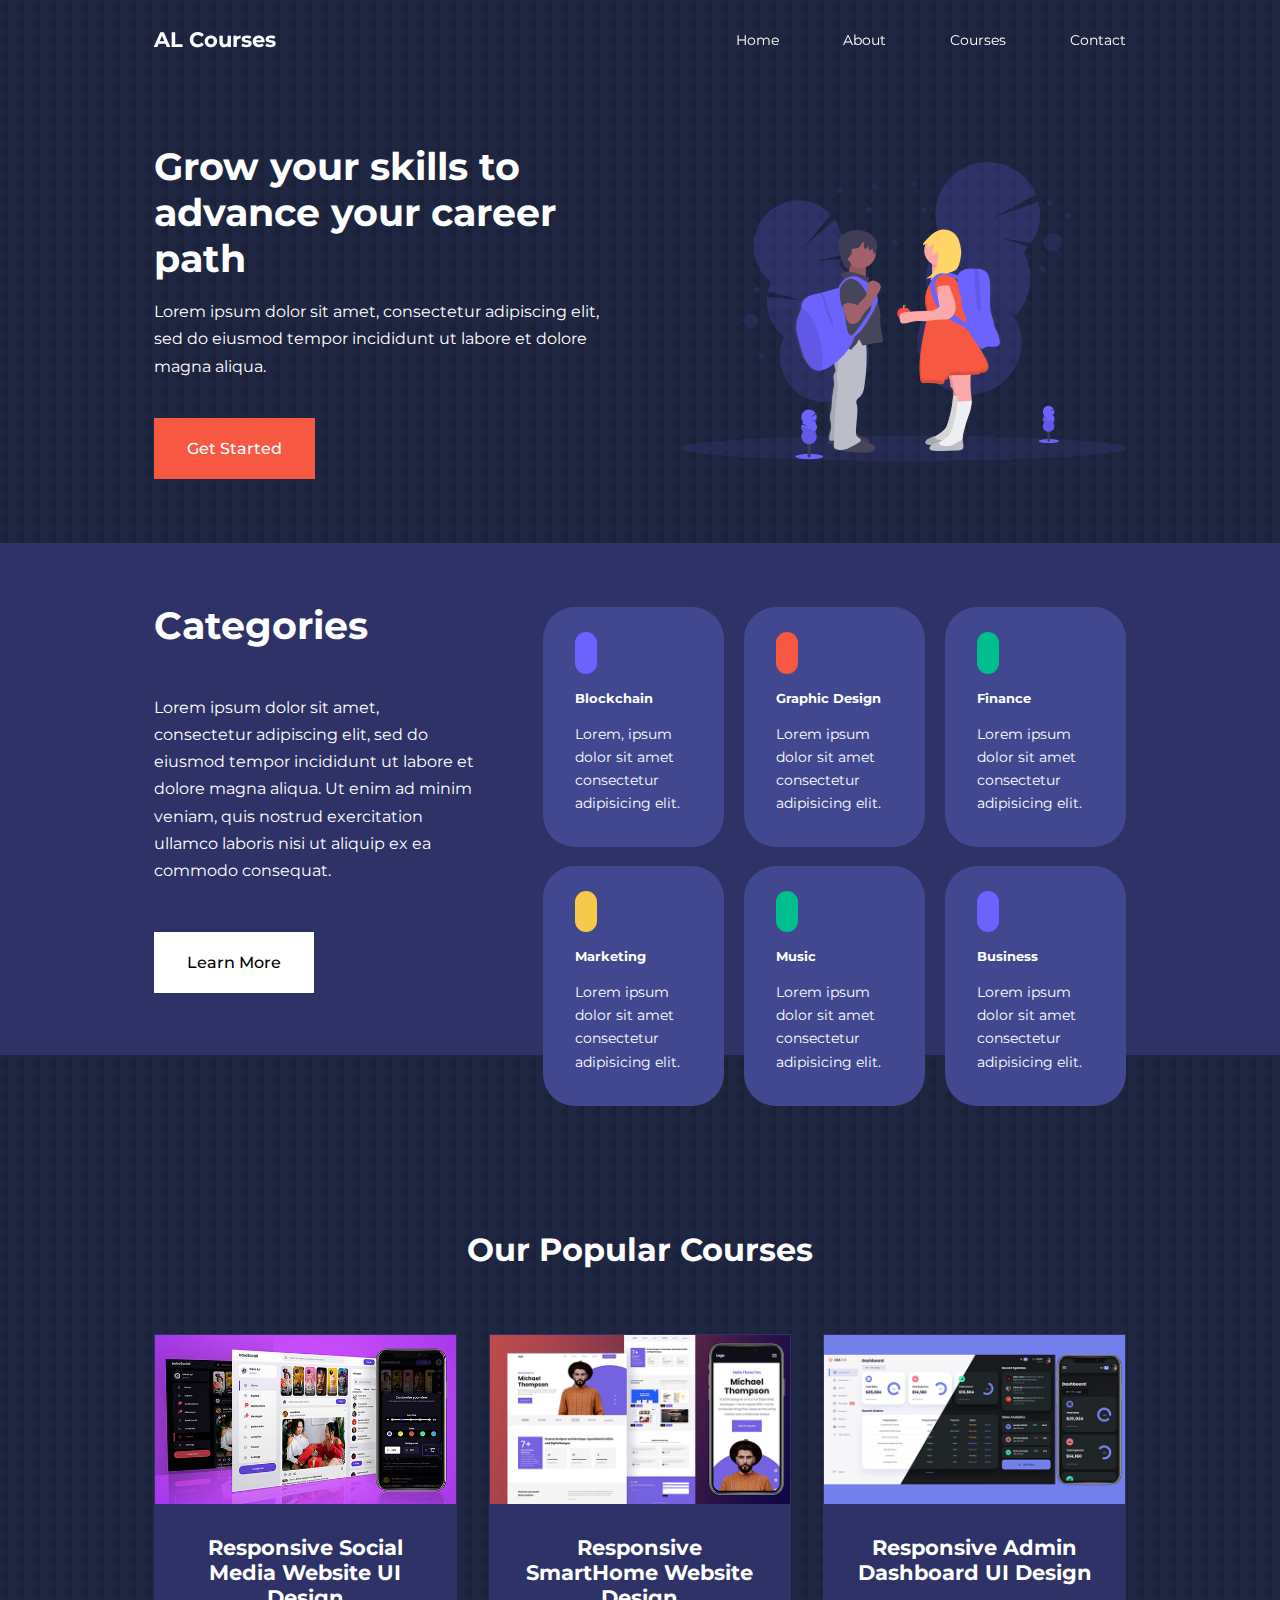
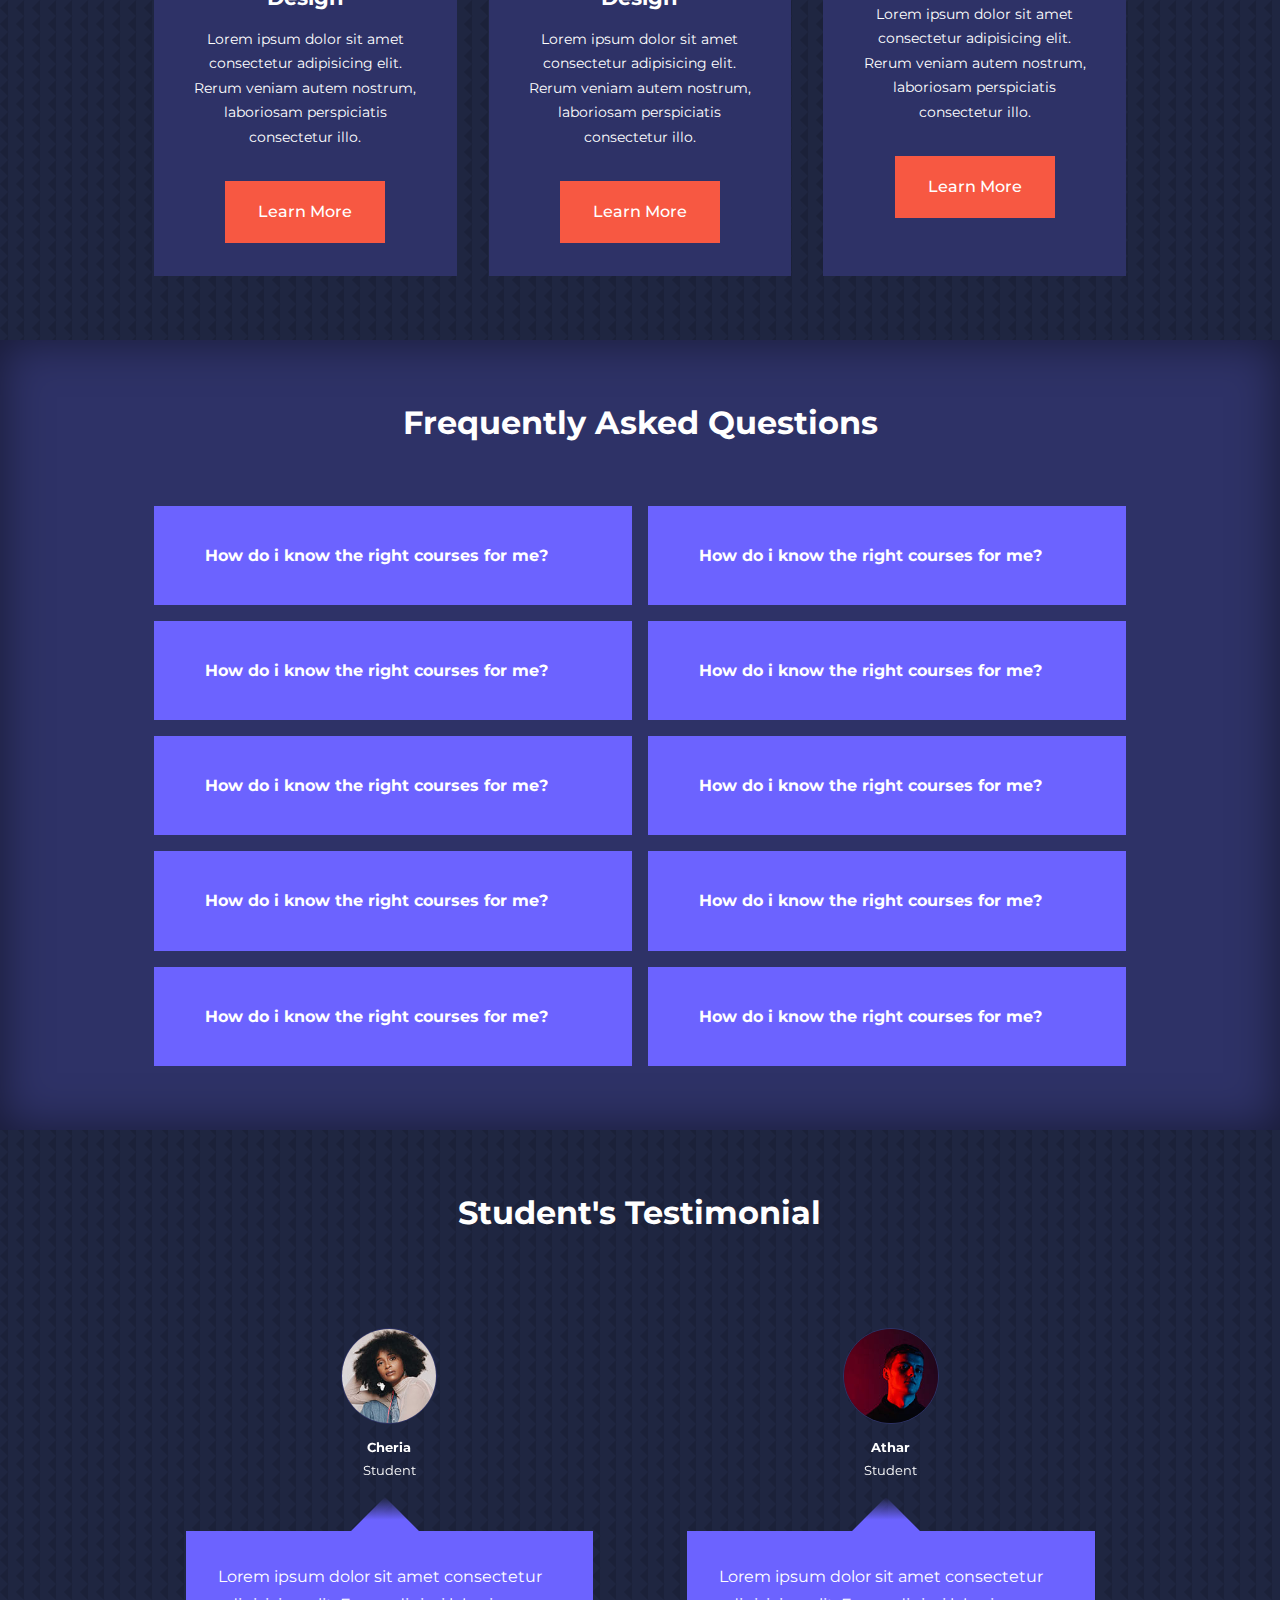
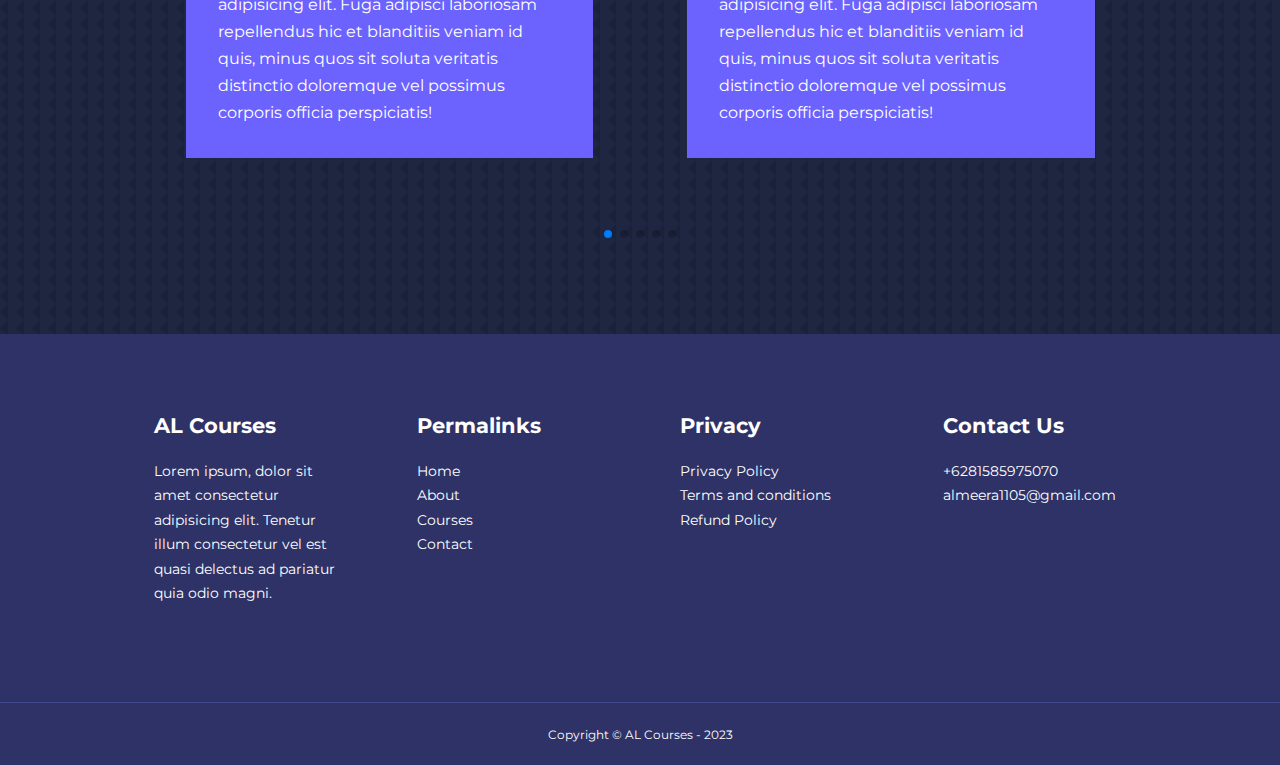
<file: index.html>
<!DOCTYPE html>
<html lang="en">
<head>
    <meta charset="UTF-8">
    <meta name="viewport" content="width=device-width, initial-scale=1.0">
    <title>Al Education Website</title>
    <!-- iconscout cdn -->
    <link rel="stylesheet" href="https://unicons.iconscout.com/release/v4.0.8/css/line.css">

    <!-- Montserrat google fonts -->
    <link rel="preconnect" href="https://fonts.googleapis.com">
    <link rel="preconnect" href="https://fonts.gstatic.com" crossorigin>
    <link href="https://fonts.googleapis.com/css2?family=Montserrat:wght@300;400;500;600;700;800;900&display=swap" rel="stylesheet">

    <!-- swiper -->
    <link
        rel="stylesheet"
        href="https://cdn.jsdelivr.net/npm/swiper@11/swiper-bundle.min.css"
        />

        <!-- Style  -->
    <link rel="stylesheet" href="./css/style.css">
    <style>
        body {
            background-image: url("./images/bg-texture.png");
        }
    </style>


</head>
<body>
    <!-- navbar section -->
    <nav>
        <div class="container nav__container">
            <a href="index.html"><h4>AL Courses</h4></a>
            <ul class="nav__menu">
                <li><a href="index.html">Home</a></li>
                <li><a href="about.html">About</a></li>
                <li><a href="courses.html">Courses</a></li>
                <li><a href="contact.html">Contact</a></li>
            </ul>
            <button id="open-menu-btn"><i class="uil uil-bars"></i></button>          
            <button id="close-menu-btn"><i class="uil uil-multiply"></i></button>
        </div>
    </nav>
    <!-- end of navbar section -->


     <!-- header section -->
     <header>
        <div class="container header__container">
            <div class="header__left">
                <h1>Grow your skills to advance your career path</h1>
                <p>Lorem ipsum dolor sit amet, consectetur adipiscing elit, sed do eiusmod tempor incididunt ut labore et dolore magna aliqua.</p>
                <a href="courses.html" class="btn btn-primary">Get Started</a>
            </div>
            <div class="header-right">
                <div class="header__right-image">
                    <img src="./images/header.svg" alt="">
                </div>
            </div>
        </div>
     </header>
     <!-- end of header section -->


     <!-- Categories section -->
     <section class="categories">
        <div class="container categories__container">
            <div class="categories__left">
                <h1>Categories</h1>
                <p>Lorem ipsum dolor sit amet, consectetur adipiscing elit, sed do eiusmod tempor incididunt ut labore et dolore magna aliqua. Ut enim ad minim veniam, quis nostrud exercitation ullamco laboris nisi ut aliquip ex ea commodo consequat.</p>
                <a href="#" class="btn">Learn More</a>
            </div>
            <div class="categories__right">
                <article class="category">
                    <span class="category__icon"><i class="uil uil-bitcoin-circle"></i></span>
                    <h5>Blockchain</h5>
                    <p>Lorem, ipsum dolor sit amet consectetur adipisicing elit. </p>
                </article>
                <article class="category">
                    <span class="category__icon"><i class="uil uil-palette"></i></span>
                    <h5>Graphic Design</h5>
                    <p>Lorem ipsum dolor sit amet consectetur adipisicing elit. </p>
                </article>
                <article class="category">
                    <span class="category__icon"><i class="uil uil-dollar-alt"></i></span>
                    <h5>Finance</h5>
                    <p>Lorem ipsum dolor sit amet consectetur adipisicing elit. </p>
                </article>
                <article class="category">
                    <span class="category__icon"><i class="uil uil-megaphone"></i></span>
                    <h5>Marketing</h5>
                    <p>Lorem ipsum dolor sit amet consectetur adipisicing elit. </p>
                </article>
                <article class="category">
                    <span class="category__icon"><i class="uil uil-music"></i></span>
                    <h5>Music</h5>
                    <p>Lorem ipsum dolor sit amet consectetur adipisicing elit. </p>
                </article>
                <article class="category">
                    <span class="category__icon"><i class="uil uil-puzzle-piece"></i></span>
                    <h5>Business</h5>
                    <p>Lorem ipsum dolor sit amet consectetur adipisicing elit. </p>
                </article>
            </div>
        </div>
     </section>
     <!-- end of Categories section -->

     <!-- Courses section -->
     <section class="courses">
        <h2>Our Popular Courses</h2>
        <div class="container courses__container">
            <article class="course">
                <div class="course__image">
                    <img src="./images/course1.jpg" alt="">
                </div>
                <div class="course__info">
                <h4>Responsive Social Media Website UI Design</h4>
                <p>Lorem ipsum dolor sit amet consectetur adipisicing elit. Rerum veniam autem nostrum, laboriosam perspiciatis consectetur illo.</p>
                <a href="courses.html" class="btn btn-primary">Learn More</a>
                </div>
            </article>

            <article class="course">
                <div class="course__image">
                    <img src="./images/course2.jpg" alt="">
                </div>
                <div class="course__info">
                <h4>Responsive SmartHome Website Design</h4>
                <p>Lorem ipsum dolor sit amet consectetur adipisicing elit. Rerum veniam autem nostrum, laboriosam perspiciatis consectetur illo.</p>
                <a href="courses.html" class="btn btn-primary">Learn More</a>
                </div>
            </article>

            <article class="course">
                <div class="course__image">
                    <img src="./images/course3.jpg" alt="">
                </div>
                <div class="course__info">
                <h4>Responsive Admin Dashboard UI Design</h4>
                <p>Lorem ipsum dolor sit amet consectetur adipisicing elit. Rerum veniam autem nostrum, laboriosam perspiciatis consectetur illo.</p>
                <a href="courses.html" class="btn btn-primary">Learn More</a>
                </div>
            </article>
        </div>
     </section>
     <!-- End of Courses section -->

     <!-- FAQ section -->
     <section class="faqs">
        <h2>Frequently Asked Questions</h2>
        <div class="container faqs__container">
            <article class="faq">
                <div class="faq__icon"><i class="uil uil-plus"></i></div>
                <div class="question__answer">
                    <h4>How do i know the right courses for me?</h4>
                    <p>Lorem ipsum dolor sit, amet consectetur adipisicing elit. Suscipit nam reiciendis aperiam, dolorum eveniet veniam temporibus rerum facere fugiat saepe consequatur assumenda deserunt blanditiis dolor minima, reprehenderit quo pariatur. Blanditiis.</p>
                </div>
            </article>
            
            <article class="faq">
                <div class="faq__icon"><i class="uil uil-plus"></i></div>
                <div class="question__answer">
                    <h4>How do i know the right courses for me?</h4>
                    <p>Lorem ipsum dolor sit, amet consectetur adipisicing elit. Suscipit nam reiciendis aperiam, dolorum eveniet veniam temporibus rerum facere fugiat saepe consequatur assumenda deserunt blanditiis dolor minima, reprehenderit quo pariatur. Blanditiis.</p>
                </div>
            </article>

            <article class="faq">
                <div class="faq__icon"><i class="uil uil-plus"></i></div>
                <div class="question__answer">
                    <h4>How do i know the right courses for me?</h4>
                    <p>Lorem ipsum dolor sit, amet consectetur adipisicing elit. Suscipit nam reiciendis aperiam, dolorum eveniet veniam temporibus rerum facere fugiat saepe consequatur assumenda deserunt blanditiis dolor minima, reprehenderit quo pariatur. Blanditiis.</p>
                </div>
            </article>

            <article class="faq">
                <div class="faq__icon"><i class="uil uil-plus"></i></div>
                <div class="question__answer">
                    <h4>How do i know the right courses for me?</h4>
                    <p>Lorem ipsum dolor sit, amet consectetur adipisicing elit. Suscipit nam reiciendis aperiam, dolorum eveniet veniam temporibus rerum facere fugiat saepe consequatur assumenda deserunt blanditiis dolor minima, reprehenderit quo pariatur. Blanditiis.</p>
                </div>
            </article>

            <article class="faq">
                <div class="faq__icon"><i class="uil uil-plus"></i></div>
                <div class="question__answer">
                    <h4>How do i know the right courses for me?</h4>
                    <p>Lorem ipsum dolor sit, amet consectetur adipisicing elit. Suscipit nam reiciendis aperiam, dolorum eveniet veniam temporibus rerum facere fugiat saepe consequatur assumenda deserunt blanditiis dolor minima, reprehenderit quo pariatur. Blanditiis.</p>
                </div>
            </article>

            <article class="faq">
                <div class="faq__icon"><i class="uil uil-plus"></i></div>
                <div class="question__answer">
                    <h4>How do i know the right courses for me?</h4>
                    <p>Lorem ipsum dolor sit, amet consectetur adipisicing elit. Suscipit nam reiciendis aperiam, dolorum eveniet veniam temporibus rerum facere fugiat saepe consequatur assumenda deserunt blanditiis dolor minima, reprehenderit quo pariatur. Blanditiis.</p>
                </div>
            </article>

            <article class="faq">
                <div class="faq__icon"><i class="uil uil-plus"></i></div>
                <div class="question__answer">
                    <h4>How do i know the right courses for me?</h4>
                    <p>Lorem ipsum dolor sit, amet consectetur adipisicing elit. Suscipit nam reiciendis aperiam, dolorum eveniet veniam temporibus rerum facere fugiat saepe consequatur assumenda deserunt blanditiis dolor minima, reprehenderit quo pariatur. Blanditiis.</p>
                </div>
            </article>

            <article class="faq">
                <div class="faq__icon"><i class="uil uil-plus"></i></div>
                <div class="question__answer">
                    <h4>How do i know the right courses for me?</h4>
                    <p>Lorem ipsum dolor sit, amet consectetur adipisicing elit. Suscipit nam reiciendis aperiam, dolorum eveniet veniam temporibus rerum facere fugiat saepe consequatur assumenda deserunt blanditiis dolor minima, reprehenderit quo pariatur. Blanditiis.</p>
                </div>
            </article>

            <article class="faq">
                <div class="faq__icon"><i class="uil uil-plus"></i></div>
                <div class="question__answer">
                    <h4>How do i know the right courses for me?</h4>
                    <p>Lorem ipsum dolor sit, amet consectetur adipisicing elit. Suscipit nam reiciendis aperiam, dolorum eveniet veniam temporibus rerum facere fugiat saepe consequatur assumenda deserunt blanditiis dolor minima, reprehenderit quo pariatur. Blanditiis.</p>
                </div>
            </article>

            <article class="faq">
                <div class="faq__icon"><i class="uil uil-plus"></i></div>
                <div class="question__answer">
                    <h4>How do i know the right courses for me?</h4>
                    <p>Lorem ipsum dolor sit, amet consectetur adipisicing elit. Suscipit nam reiciendis aperiam, dolorum eveniet veniam temporibus rerum facere fugiat saepe consequatur assumenda deserunt blanditiis dolor minima, reprehenderit quo pariatur. Blanditiis.</p>
                </div>
            </article>
        </div>
     </section>
     <!-- ENd of FAQ section -->

     <!-- Testimonial section -->
     <section class="container testimonial__container mySwiper">
        <h2>Student's Testimonial</h2>
        <div class="swiper-wrapper">
            <article class="testimonial swiper-slide">
                <div class="avatar">
                    <img src="./images/avatar1.jpg" alt="">
                </div>
                <div class="testimonial__info">
                    <h5>Cheria</h5>
                    <small>Student</small>
                </div>
                <div class="testimonial__body">
                    Lorem ipsum dolor sit amet consectetur adipisicing elit. Fuga adipisci laboriosam repellendus hic et blanditiis veniam id quis, minus quos sit soluta veritatis distinctio doloremque vel possimus corporis officia perspiciatis!
                </div>
            </article>
            <article class="testimonial swiper-slide">
                <div class="avatar">
                    <img src="./images/avatar2.jpg" alt="">
                </div>
                <div class="testimonial__info">
                    <h5>Athar</h5>
                    <small>Student</small>
                </div>
                <div class="testimonial__body">
                    Lorem ipsum dolor sit amet consectetur adipisicing elit. Fuga adipisci laboriosam repellendus hic et blanditiis veniam id quis, minus quos sit soluta veritatis distinctio doloremque vel possimus corporis officia perspiciatis!
                </div>
            </article>
            <article class="testimonial swiper-slide">
                <div class="avatar">
                    <img src="./images/avatar3.jpg" alt="">
                </div>
                <div class="testimonial__info">
                    <h5>Dhean</h5>
                    <small>Student</small>
                </div>
                <div class="testimonial__body">
                    Lorem ipsum dolor sit amet consectetur adipisicing elit. Fuga adipisci laboriosam repellendus hic et blanditiis veniam id quis, minus quos sit soluta veritatis distinctio doloremque vel possimus corporis officia perspiciatis!
                </div>
            </article>
            <article class="testimonial swiper-slide">
                <div class="avatar">
                    <img src="./images/avatar4.jpg" alt="">
                </div>
                <div class="testimonial__info">
                    <h5>Sagita Ika</h5>
                    <small>Student</small>
                </div>
                <div class="testimonial__body">
                    Lorem ipsum dolor sit amet consectetur adipisicing elit. Fuga adipisci laboriosam repellendus hic et blanditiis veniam id quis, minus quos sit soluta veritatis distinctio doloremque vel possimus corporis officia perspiciatis!
                </div>
            </article>
            <article class="testimonial swiper-slide">
                <div class="avatar">
                    <img src="./images/avatar5.jpg" alt="">
                </div>
                <div class="testimonial__info">
                    <h5>Almeera</h5>
                    <small>Student</small>
                </div>
                <div class="testimonial__body">
                    Lorem ipsum dolor sit amet consectetur adipisicing elit. Fuga adipisci laboriosam repellendus hic et blanditiis veniam id quis, minus quos sit soluta veritatis distinctio doloremque vel possimus corporis officia perspiciatis!
                </div>
            </article>
            <article class="testimonial swiper-slide">
                <div class="avatar">
                    <img src="./images/avatar6.jpg" alt="">
                </div>
                <div class="testimonial__info">
                    <h5>Vio</h5>
                    <small>Student</small>
                </div>
                <div class="testimonial__body">
                    Lorem ipsum dolor sit amet consectetur adipisicing elit. Fuga adipisci laboriosam repellendus hic et blanditiis veniam id quis, minus quos sit soluta veritatis distinctio doloremque vel possimus corporis officia perspiciatis!
                </div>
            </article>
        </div>
        <div class="swiper-pagination"></div>
     </section>
     <!-- End of Testimonial section -->

     <!-- Footer -->
     <footer>
        <div class="container footer__container">
            <div class="footer__1">
                <a href="index.html" class="footer__logo"><h4>AL Courses</h4></a>
                <p>Lorem ipsum, dolor sit amet consectetur adipisicing elit. Tenetur illum consectetur vel est quasi delectus ad pariatur quia odio magni.</p>
            </div>
            <div class="footer__2">
                <h4>Permalinks</h4>
                <ul class="permalinks">
                    <li><a href="index.html">Home</a></li>
                    <li><a href="about.html">About</a></li>
                    <li><a href="courses.html">Courses</a></li>
                    <li><a href="contact.html">Contact</a></li>
                </ul>
            </div>
            <div class="footer__3">
                <h4>Privacy</h4>
                <ul class="privacy">
                    <li><a href="#">Privacy Policy</a></li>
                    <li><a href="#">Terms and conditions</a></li>
                    <li><a href="#">Refund Policy</a></li>
                </ul>
            </div>
            <div class="footer__4">
                <h4>Contact Us</h4>
                <div>
                    <p>+6281585975070</p>
                    <p>almeera1105@gmail.com</p>
                </div>
                <ul class="footer__socials">
                    <li><a href="#"><i class="uil uil-facebook"></i></a></li>
                    <li><a href="#"><i class="uil uil-instagram-alt"></i></a></li>
                    <li><a href="#"><i class="uil uil-twitter"></i></a></li>
                    <li><a href="#"><i class="uil uil-linkedin"></i></a></li>
                </ul>
            </div>
        </div>
        <div class="footer__copyright">
            <small>Copyright &copy; AL Courses - 2023</small>
        </div>
     </footer>
     <!-- End of Footer -->


  <!-- Swiper JS -->
  <script src="https://cdn.jsdelivr.net/npm/swiper@11/swiper-bundle.min.js"></script>

    <!-- global JS -->
<script src="./main.js"></script>

 <!-- Initialize Swiper -->
<script>
    var swiper = new Swiper(".mySwiper", {
      slidesPerView: 1,
      spaceBetween: 30,
      pagination: {
        el: ".swiper-pagination",
        clickable: true,
      },
    //   when window width is >= 600px
        breakpoints: {
            600: {
                slidesPerView:2
            }
        }
    });
  </script>

</body>
</html>
</file>
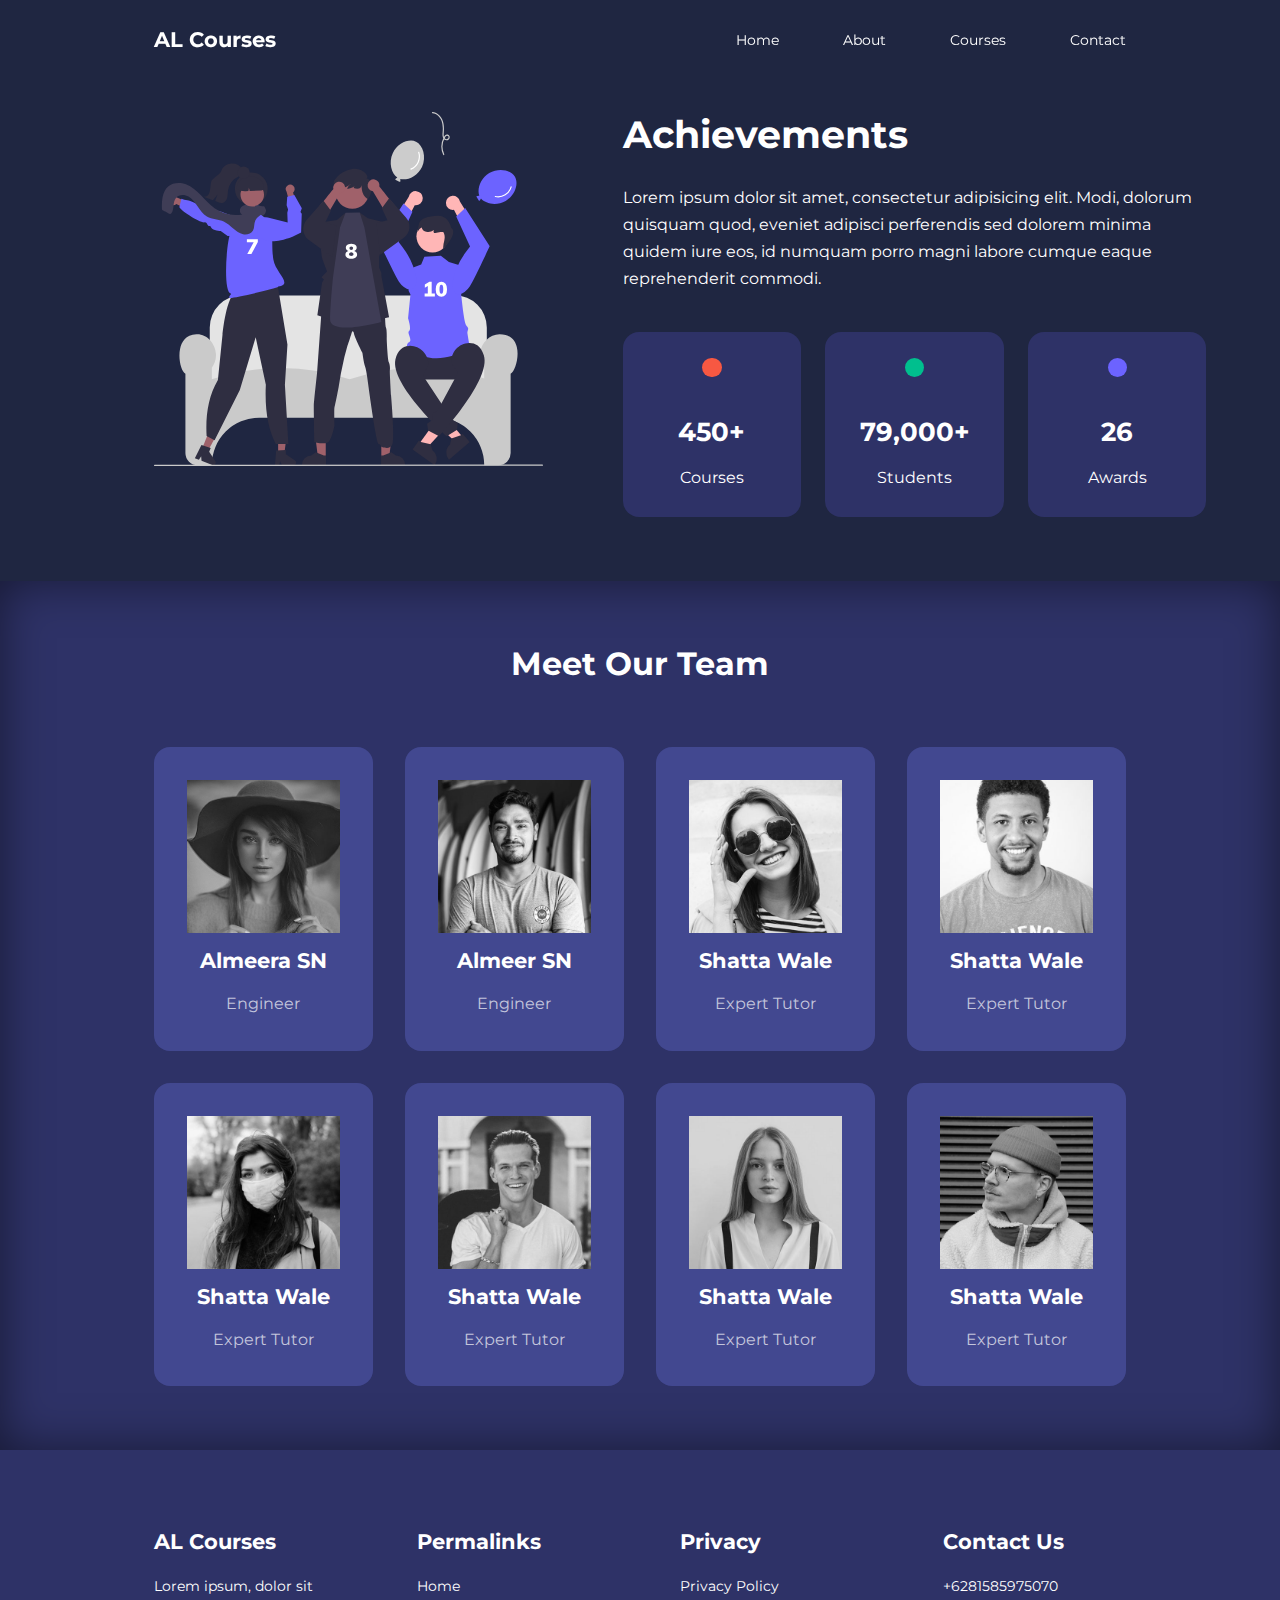
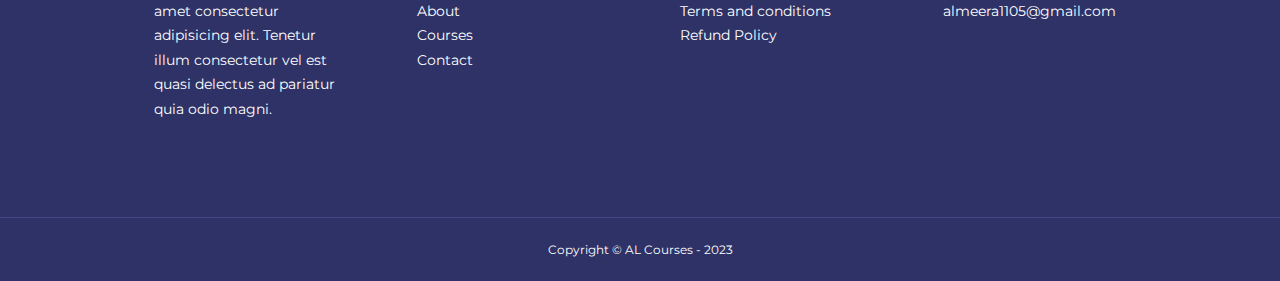
<file: about.html>
<!DOCTYPE html>
<html lang="en">
<head>
    <meta charset="UTF-8">
    <meta name="viewport" content="width=device-width, initial-scale=1.0">
    <title>Al Education Website</title>
    <!-- style -->
    <link rel="stylesheet" href="./css/style.css">
    <link rel="stylesheet" href="./css/about.css">

    <!-- iconscout cdn -->
    <link rel="stylesheet" href="https://unicons.iconscout.com/release/v4.0.8/css/line.css">

    <!-- Montserrat google fonts -->
    <link rel="preconnect" href="https://fonts.googleapis.com">
    <link rel="preconnect" href="https://fonts.gstatic.com" crossorigin>
    <link href="https://fonts.googleapis.com/css2?family=Montserrat:wght@300;400;500;600;700;800;900&display=swap" rel="stylesheet">

    <!-- swiper -->
    <link
        rel="stylesheet"
        href="https://cdn.jsdelivr.net/npm/swiper@11/swiper-bundle.min.css"
        />

</head>
<body>
    <!-- navbar section -->
    <nav>
        <div class="container nav__container">
            <a href="index.html"><h4>AL Courses</h4></a>
            <ul class="nav__menu">
                <li><a href="index.html">Home</a></li>
                <li><a href="about.html">About</a></li>
                <li><a href="courses.html">Courses</a></li>
                <li><a href="contact.html">Contact</a></li>
            </ul>
            <button id="open-menu-btn"><i class="uil uil-bars"></i></button>          
            <button id="close-menu-btn"><i class="uil uil-multiply"></i></button>
        </div>
    </nav>
    <!-- end of navbar section -->

    <!-- Achievement -->
    <section class="about__achievements">
        <div class="container about__achievements__container">
            <div class="about__achievements-left">
                <img src="images/about achievements.svg" alt="">
            </div>
            <div class="about__achievements-right">
                <h1>Achievements</h1>
                <p>Lorem ipsum dolor sit amet, consectetur adipisicing elit. Modi, dolorum quisquam quod, eveniet adipisci perferendis sed dolorem minima quidem iure eos, id numquam porro magni labore cumque eaque reprehenderit commodi.</p>
                <div class="achievements__cards">
                    <article class="achievement__card">
                        <span class="achievement__icon">
                            <i class="uil uil-video"></i>
                        </span>
                        <h3>450+</h3>
                        <p>Courses</p>
                    </article>
                    <article class="achievement__card">
                        <span class="achievement__icon">
                            <i class="uil uil-users-alt"></i>
                        </span>
                        <h3>79,000+</h3>
                        <p>Students</p>
                    </article>
                    <article class="achievement__card">
                        <span class="achievement__icon">
                            <i class="uil uil-award"></i>
                        </span>
                        <h3>26</h3>
                        <p>Awards</p>
                    </article>
                </div>
            </div>
        </div>
    </section>
    <!-- End of Achievement -->

    <!-- Our Team -->
    <section class="team">
        <h2>Meet Our Team</h2>
        <div class="container team__container">
            <article class="team__member">
                <div class="team__member__image">
                    <img src="images/tm3.jpg" alt="">
                </div>
                <div class="team__member__info">
                    <h4>Almeera SN</h4>
                    <p>Engineer</p>
                </div>
                <div class="team__member__socials">
                    <a href="https://www.instagram.com/" target="_blank"><i class="uil uil-instagram"></i></a>
                    <a href="https://twitter.com/" target="_blank"><i class="uil uil-twitter-alt"></i></a>
                    <a href="https://www.linkedin.com/"><i class="uil uil-linkedin-alt"></i></a>
                </div>
            </article>
            <article class="team__member">
                <div class="team__member__image">
                    <img src="images/tm1.jpg" alt="">
                </div>
                <div class="team__member__info">
                    <h4>Almeer SN</h4>
                    <p>Engineer</p>
                </div>
                <div class="team__member__socials">
                    <a href="https://www.instagram.com/" target="_blank"><i class="uil uil-instagram"></i></a>
                    <a href="https://twitter.com/" target="_blank"><i class="uil uil-twitter-alt"></i></a>
                    <a href="https://www.linkedin.com/"><i class="uil uil-linkedin-alt"></i></a>
                </div>
            </article>
            <article class="team__member">
                <div class="team__member__image">
                    <img src="images/tm10.jpg" alt="">
                </div>
                <div class="team__member__info">
                    <h4>Shatta Wale</h4>
                    <p>Expert Tutor</p>
                </div>
                <div class="team__member__socials">
                    <a href="https://www.instagram.com/" target="_blank"><i class="uil uil-instagram"></i></a>
                    <a href="https://twitter.com/" target="_blank"><i class="uil uil-twitter-alt"></i></a>
                    <a href="https://www.linkedin.com/"><i class="uil uil-linkedin-alt"></i></a>
                </div>
            </article>
            <article class="team__member">
                <div class="team__member__image">
                    <img src="images/tm4.jpg" alt="">
                </div>
                <div class="team__member__info">
                    <h4>Shatta Wale</h4>
                    <p>Expert Tutor</p>
                </div>
                <div class="team__member__socials">
                    <a href="https://www.instagram.com/" target="_blank"><i class="uil uil-instagram"></i></a>
                    <a href="https://twitter.com/" target="_blank"><i class="uil uil-twitter-alt"></i></a>
                    <a href="https://www.linkedin.com/"><i class="uil uil-linkedin-alt"></i></a>
                </div>
            </article>
            <article class="team__member">
                <div class="team__member__image">
                    <img src="images/tm9.jpg" alt="">
                </div>
                <div class="team__member__info">
                    <h4>Shatta Wale</h4>
                    <p>Expert Tutor</p>
                </div>
                <div class="team__member__socials">
                    <a href="https://www.instagram.com/" target="_blank"><i class="uil uil-instagram"></i></a>
                    <a href="https://twitter.com/" target="_blank"><i class="uil uil-twitter-alt"></i></a>
                    <a href="https://www.linkedin.com/"><i class="uil uil-linkedin-alt"></i></a>
                </div>
            </article>
            <article class="team__member">
                <div class="team__member__image">
                    <img src="images/tm6.jpg" alt="">
                </div>
                <div class="team__member__info">
                    <h4>Shatta Wale</h4>
                    <p>Expert Tutor</p>
                </div>
                <div class="team__member__socials">
                    <a href="https://www.instagram.com/" target="_blank"><i class="uil uil-instagram"></i></a>
                    <a href="https://twitter.com/" target="_blank"><i class="uil uil-twitter-alt"></i></a>
                    <a href="https://www.linkedin.com/"><i class="uil uil-linkedin-alt"></i></a>
                </div>
            </article>
            <article class="team__member">
                <div class="team__member__image">
                    <img src="images/tm7.jpg" alt="">
                </div>
                <div class="team__member__info">
                    <h4>Shatta Wale</h4>
                    <p>Expert Tutor</p>
                </div>
                <div class="team__member__socials">
                    <a href="https://www.instagram.com/" target="_blank"><i class="uil uil-instagram"></i></a>
                    <a href="https://twitter.com/" target="_blank"><i class="uil uil-twitter-alt"></i></a>
                    <a href="https://www.linkedin.com/"><i class="uil uil-linkedin-alt"></i></a>
                </div>
            </article>
            <article class="team__member">
                <div class="team__member__image">
                    <img src="images/tm8.jpg" alt="">
                </div>
                <div class="team__member__info">
                    <h4>Shatta Wale</h4>
                    <p>Expert Tutor</p>
                </div>
                <div class="team__member__socials">
                    <a href="https://www.instagram.com/" target="_blank"><i class="uil uil-instagram"></i></a>
                    <a href="https://twitter.com/" target="_blank"><i class="uil uil-twitter-alt"></i></a>
                    <a href="https://www.linkedin.com/"><i class="uil uil-linkedin-alt"></i></a>
                </div>
            </article>
        </div>
    </section>
    <!-- End of Our Team -->


     <!-- Footer -->
     <footer>
        <div class="container footer__container">
            <div class="footer__1">
                <a href="index.html" class="footer__logo"><h4>AL Courses</h4></a>
                <p>Lorem ipsum, dolor sit amet consectetur adipisicing elit. Tenetur illum consectetur vel est quasi delectus ad pariatur quia odio magni.</p>
            </div>
            <div class="footer__2">
                <h4>Permalinks</h4>
                <ul class="permalinks">
                    <li><a href="index.html">Home</a></li>
                    <li><a href="about.html">About</a></li>
                    <li><a href="courses.html">Courses</a></li>
                    <li><a href="contact.html">Contact</a></li>
                </ul>
            </div>
            <div class="footer__3">
                <h4>Privacy</h4>
                <ul class="privacy">
                    <li><a href="#">Privacy Policy</a></li>
                    <li><a href="#">Terms and conditions</a></li>
                    <li><a href="#">Refund Policy</a></li>
                </ul>
            </div>
            <div class="footer__4">
                <h4>Contact Us</h4>
                <div>
                    <p>+6281585975070</p>
                    <p>almeera1105@gmail.com</p>
                </div>
                <ul class="footer__socials">
                    <li><a href="#"><i class="uil uil-facebook"></i></a></li>
                    <li><a href="#"><i class="uil uil-instagram-alt"></i></a></li>
                    <li><a href="#"><i class="uil uil-twitter"></i></a></li>
                    <li><a href="#"><i class="uil uil-linkedin"></i></a></li>
                </ul>
            </div>
        </div>
        <div class="footer__copyright">
            <small>Copyright &copy; AL Courses - 2023</small>
        </div>
     </footer>
     <!-- End of Footer -->


  <!-- global JS -->
<script src="./main.js"></script>


</body>
</html>
</file>
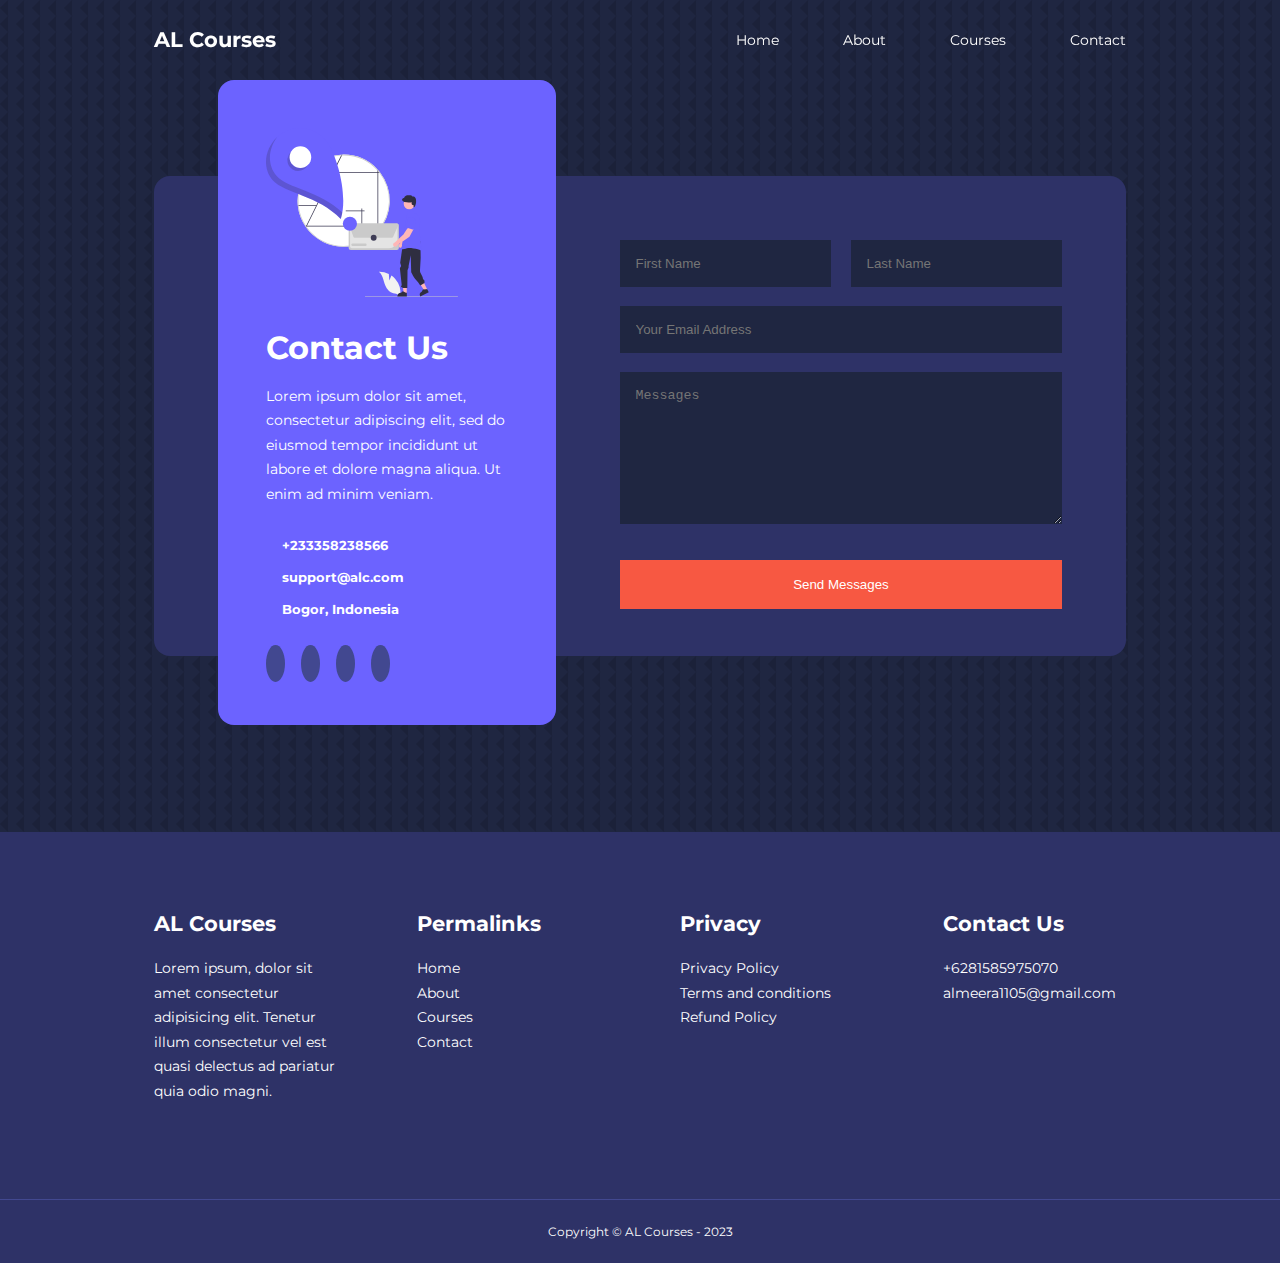
<file: contact.html>
<!DOCTYPE html>
<html lang="en">
<head>
    <meta charset="UTF-8">
    <meta name="viewport" content="width=device-width, initial-scale=1.0">
    <title>Al Education Website</title>

    <!-- iconscout cdn -->
    <link rel="stylesheet" href="https://unicons.iconscout.com/release/v4.0.8/css/line.css">

    <!-- Montserrat google fonts -->
    <link rel="preconnect" href="https://fonts.googleapis.com">
    <link rel="preconnect" href="https://fonts.gstatic.com" crossorigin>
    <link href="https://fonts.googleapis.com/css2?family=Montserrat:wght@300;400;500;600;700;800;900&display=swap" rel="stylesheet">

    <!-- swiper -->
    <link
        rel="stylesheet"
        href="https://cdn.jsdelivr.net/npm/swiper@11/swiper-bundle.min.css"
        />
        
        <!-- Stylesheet -->
    <link rel="stylesheet" href="./css/style.css">
    <link rel="stylesheet" href="./css/contact.css">
    <style>
        body {
            background-image: url("./images/bg-texture.png");
        }
    </style>

</head>
<body>
    <!-- navbar section -->
    <nav>
        <div class="container nav__container">
            <a href="index.html"><h4>AL Courses</h4></a>
            <ul class="nav__menu">
                <li><a href="index.html">Home</a></li>
                <li><a href="about.html">About</a></li>
                <li><a href="courses.html">Courses</a></li>
                <li><a href="contact.html">Contact</a></li>
            </ul>
            <button id="open-menu-btn"><i class="uil uil-bars"></i></button>          
            <button id="close-menu-btn"><i class="uil uil-multiply"></i></button>
        </div>
    </nav>
    <!-- end of navbar section -->

    <section class="contact">
        <div class="container contact_container">
            <aside class="contact_aside">
                <div class="aside_image">
                    <img src="./images/contact.svg" alt="">
                </div>
                <h2>Contact Us</h2>
                <p>Lorem ipsum dolor sit amet, consectetur adipiscing elit, sed do eiusmod tempor incididunt ut labore et dolore magna aliqua. Ut enim ad minim veniam.</p>
                <ul class="contact_details">
                    <li>
                        <i class="uil uil-phone-times"></i>
                        <h5>+233358238566</h5>
                    </li>
                    <li>
                        <i class="uil uil-envelope"></i>
                        <h5>support@alc.com</h5>
                    </li>
                    <li>
                        <i class="uil uil-location-point"></i>
                        <h5>Bogor, Indonesia</h5>
                    </li>
                </ul>
                <ul class="contact_socials">
                    <li>
                        <a href="https://facebook.com"><i class="uil uil-facebook-f"></i></a>
                    </li>
                    <li>
                        <a href="https://instagram.com"><i class="uil uil-instagram"></i></a>
                    </li>
                    <li>
                        <a href="https://facebook.com"><i class="uil uil-twitter"></i></a>
                    </li>
                    <li>
                        <a href="https://facebook.com"><i class="uil uil-linkedin-alt"></i></a>
                    </li>
                </ul>
            </aside>

            <form action="https://formspree.io/f/mvgravga" method="POST" class="contact_form">
                <div class="form_name">
                    <input type="text" name="First Name" placeholder="First Name" required>
                    <input type="text" name="Last Name" placeholder="Last Name" required>
                </div>
                <input type="email" name="Email Address" placeholder="Your Email Address" required>
                <textarea name="Message" rows="8" placeholder="Messages"></textarea>
                <button type="submit" class="btn btn-primary">Send Messages</button>
            </form>
        </div>
    </section>

     <!-- Footer -->
     <footer>
        <div class="container footer__container">
            <div class="footer__1">
                <a href="index.html" class="footer__logo"><h4>AL Courses</h4></a>
                <p>Lorem ipsum, dolor sit amet consectetur adipisicing elit. Tenetur illum consectetur vel est quasi delectus ad pariatur quia odio magni.</p>
            </div>
            <div class="footer__2">
                <h4>Permalinks</h4>
                <ul class="permalinks">
                    <li><a href="index.html">Home</a></li>
                    <li><a href="about.html">About</a></li>
                    <li><a href="courses.html">Courses</a></li>
                    <li><a href="contact.html">Contact</a></li>
                </ul>
            </div>
            <div class="footer__3">
                <h4>Privacy</h4>
                <ul class="privacy">
                    <li><a href="#">Privacy Policy</a></li>
                    <li><a href="#">Terms and conditions</a></li>
                    <li><a href="#">Refund Policy</a></li>
                </ul>
            </div>
            <div class="footer__4">
                <h4>Contact Us</h4>
                <div>
                    <p>+6281585975070</p>
                    <p>almeera1105@gmail.com</p>
                </div>
                <ul class="footer__socials">
                    <li><a href="#"><i class="uil uil-facebook"></i></a></li>
                    <li><a href="#"><i class="uil uil-instagram-alt"></i></a></li>
                    <li><a href="#"><i class="uil uil-twitter"></i></a></li>
                    <li><a href="#"><i class="uil uil-linkedin"></i></a></li>
                </ul>
            </div>
        </div>
        <div class="footer__copyright">
            <small>Copyright &copy; AL Courses - 2023</small>
        </div>
     </footer>
     <!-- End of Footer -->


  <!-- global JS -->
<script src="./main.js"></script>


</body>
</html>
</file>
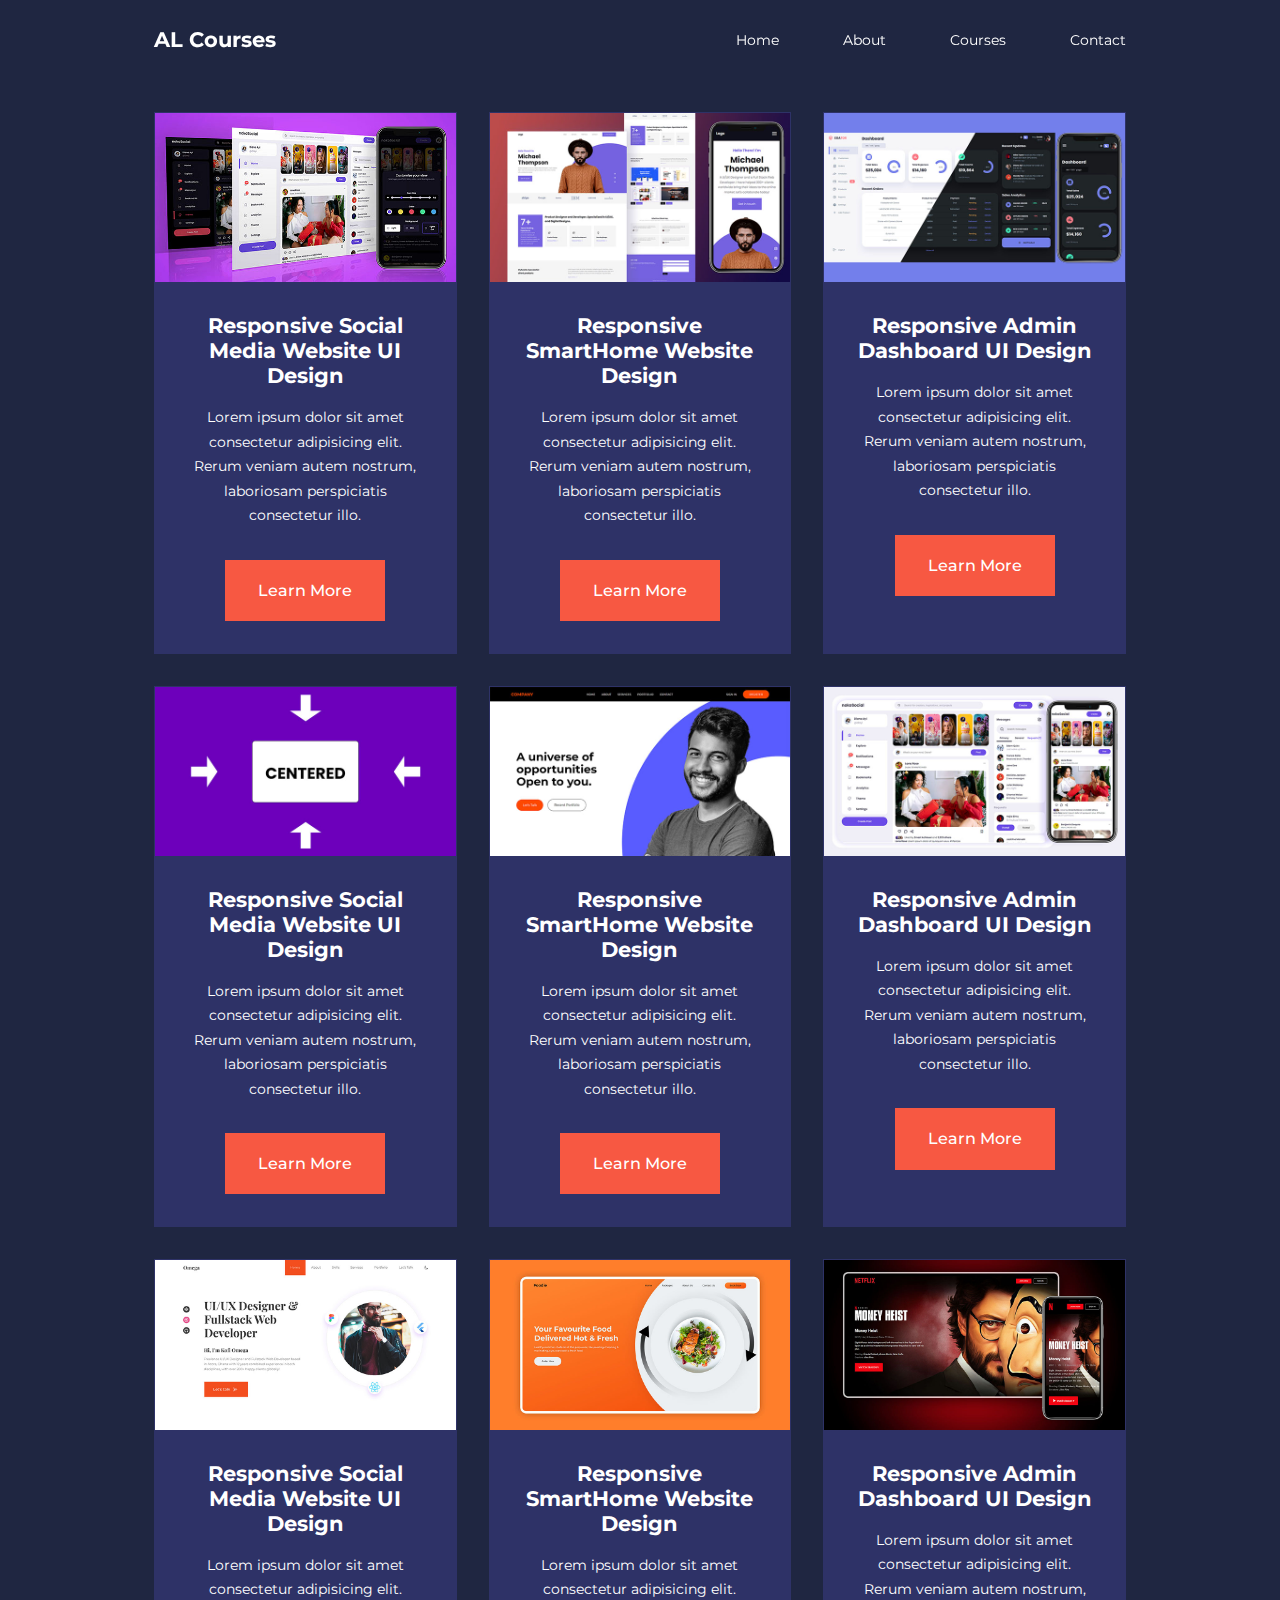
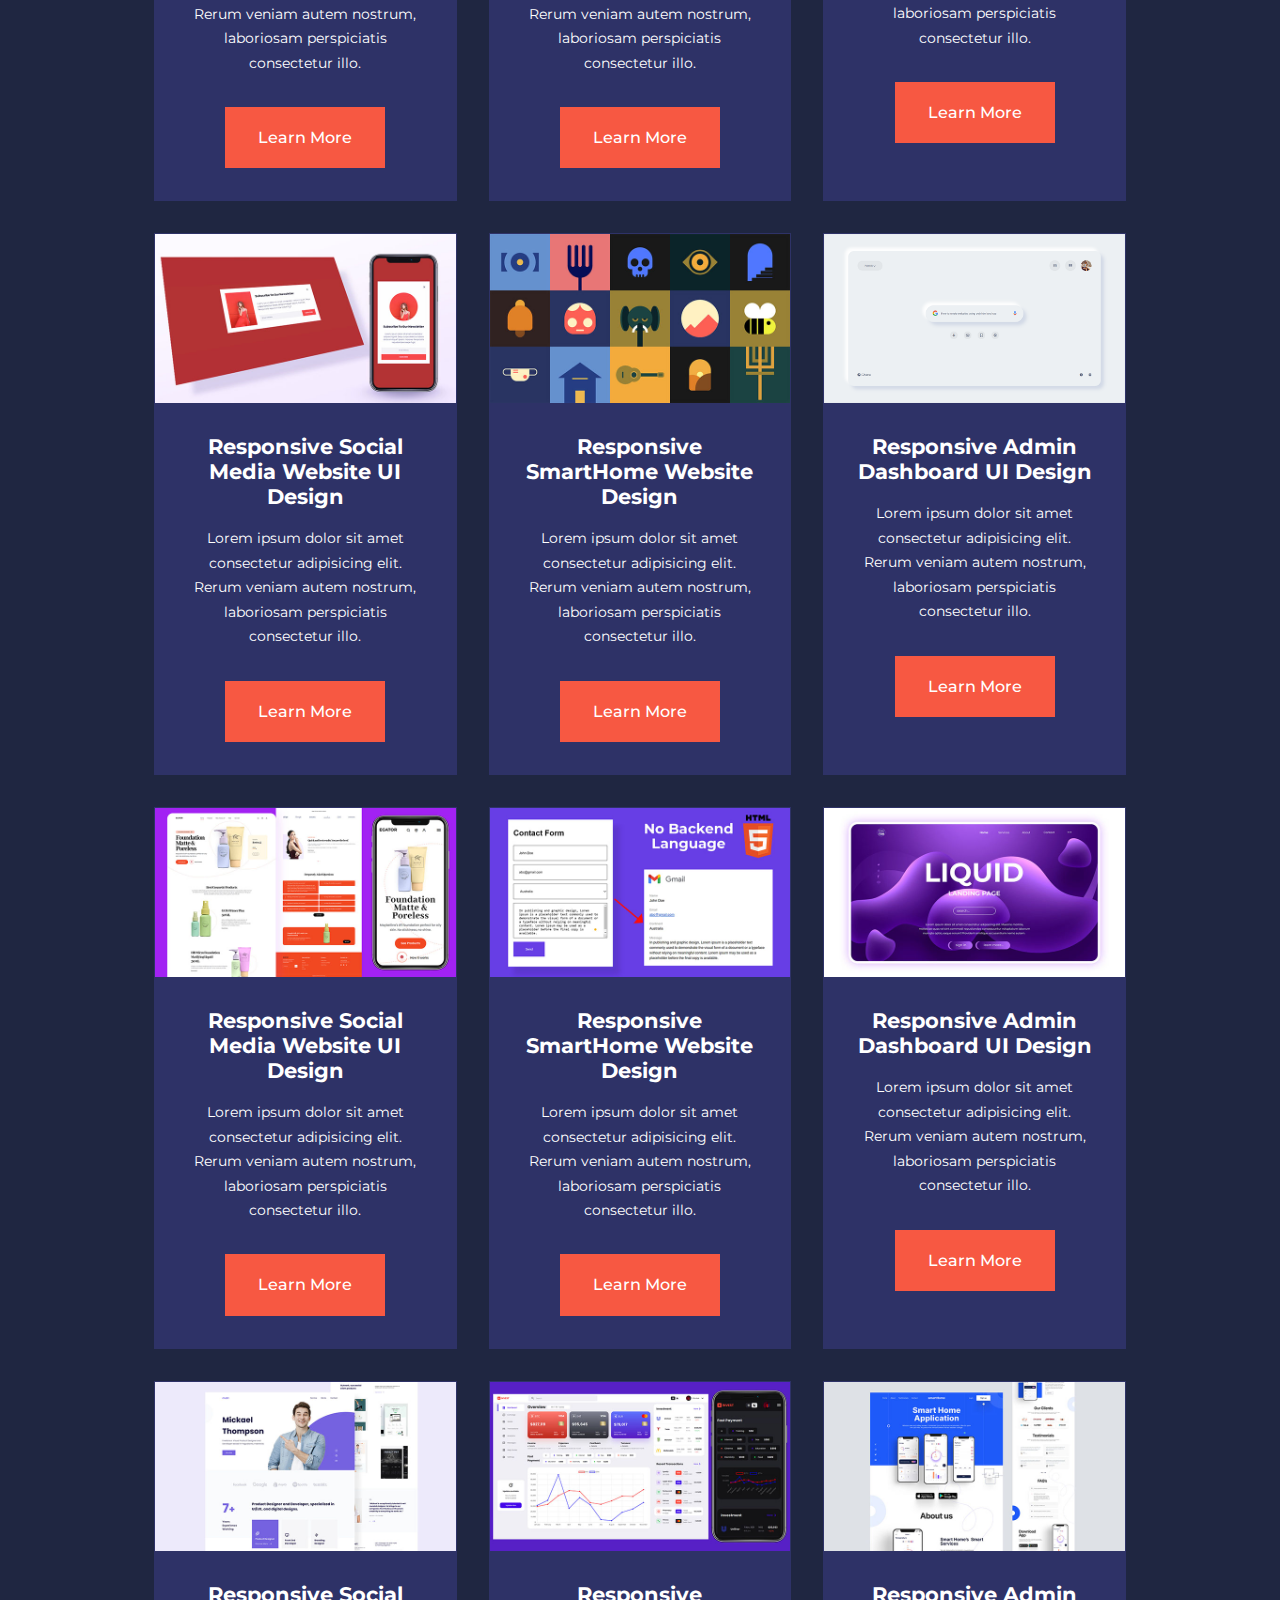
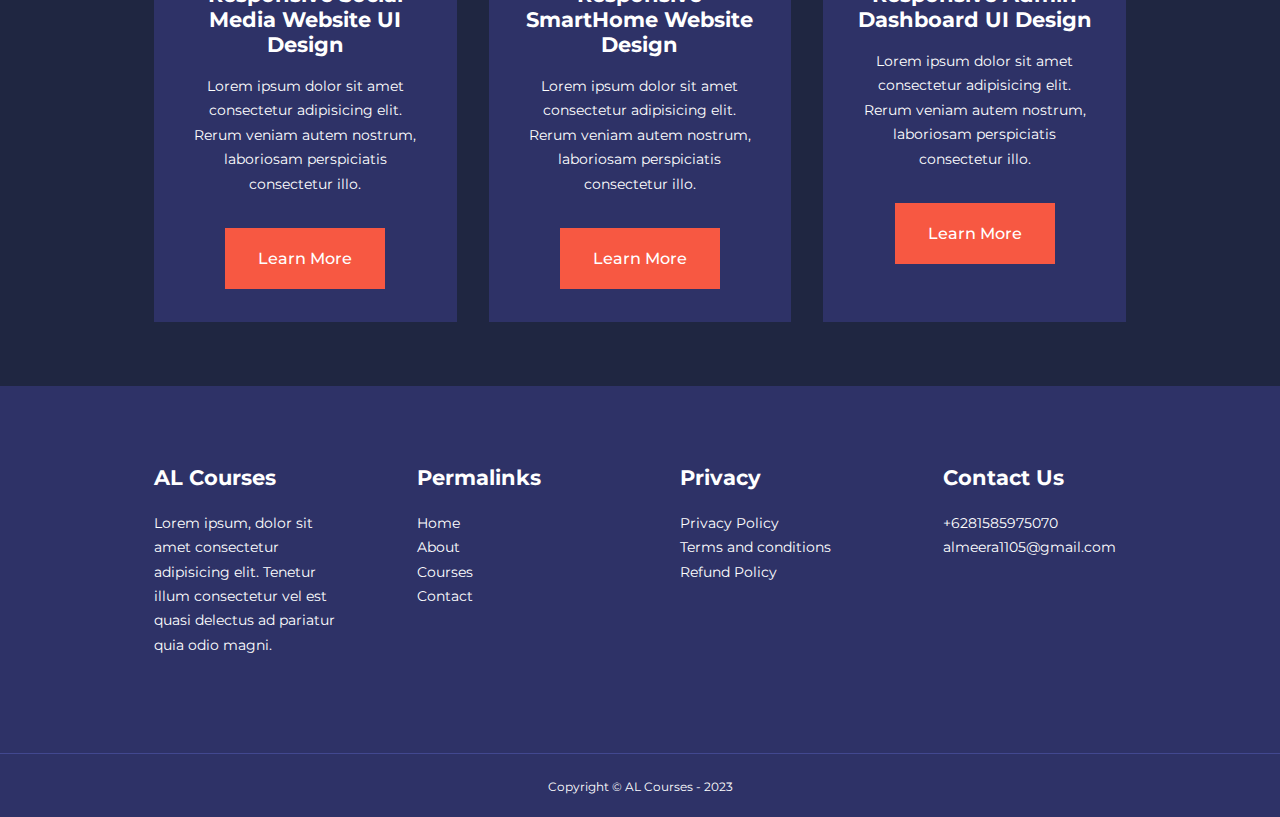
<file: courses.html>
<!DOCTYPE html>
<html lang="en">
<head>
    <meta charset="UTF-8">
    <meta name="viewport" content="width=device-width, initial-scale=1.0">
    <title>Al Education Website</title>
    <!-- iconscout cdn -->
    <link rel="stylesheet" href="https://unicons.iconscout.com/release/v4.0.8/css/line.css">

    <!-- Montserrat google fonts -->
    <link rel="preconnect" href="https://fonts.googleapis.com">
    <link rel="preconnect" href="https://fonts.gstatic.com" crossorigin>
    <link href="https://fonts.googleapis.com/css2?family=Montserrat:wght@300;400;500;600;700;800;900&display=swap" rel="stylesheet">

    <!-- swiper -->
    <link
        rel="stylesheet"
        href="https://cdn.jsdelivr.net/npm/swiper@11/swiper-bundle.min.css"
        />

    <!-- stylesheet -->
    <link rel="stylesheet" href="./css/style.css">    
    <style>
        .courses {
            margin-top: 3rem;
        }
    </style>

</head>
<body>
    <!-- navbar section -->
    <nav>
        <div class="container nav__container">
            <a href="index.html"><h4>AL Courses</h4></a>
            <ul class="nav__menu">
                <li><a href="index.html">Home</a></li>
                <li><a href="about.html">About</a></li>
                <li><a href="courses.html">Courses</a></li>
                <li><a href="contact.html">Contact</a></li>
            </ul>
            <button id="open-menu-btn"><i class="uil uil-bars"></i></button>          
            <button id="close-menu-btn"><i class="uil uil-multiply"></i></button>
        </div>
    </nav>
    <!-- end of navbar section -->

     <!-- Courses section -->
     <section class="courses">
        <div class="container courses__container">
            <article class="course">
                <div class="course__image">
                    <img src="./images/course1.jpg" alt="">
                </div>
                <div class="course__info">
                <h4>Responsive Social Media Website UI Design</h4>
                <p>Lorem ipsum dolor sit amet consectetur adipisicing elit. Rerum veniam autem nostrum, laboriosam perspiciatis consectetur illo.</p>
                <a href="courses.html" class="btn btn-primary">Learn More</a>
                </div>
            </article>

            <article class="course">
                <div class="course__image">
                    <img src="./images/course2.jpg" alt="">
                </div>
                <div class="course__info">
                <h4>Responsive SmartHome Website Design</h4>
                <p>Lorem ipsum dolor sit amet consectetur adipisicing elit. Rerum veniam autem nostrum, laboriosam perspiciatis consectetur illo.</p>
                <a href="courses.html" class="btn btn-primary">Learn More</a>
                </div>
            </article>

            <article class="course">
                <div class="course__image">
                    <img src="./images/course3.jpg" alt="">
                </div>
                <div class="course__info">
                <h4>Responsive Admin Dashboard UI Design</h4>
                <p>Lorem ipsum dolor sit amet consectetur adipisicing elit. Rerum veniam autem nostrum, laboriosam perspiciatis consectetur illo.</p>
                <a href="courses.html" class="btn btn-primary">Learn More</a>
                </div>
            </article>

            <article class="course">
                <div class="course__image">
                    <img src="./images/course4.jpg" alt="">
                </div>
                <div class="course__info">
                <h4>Responsive Social Media Website UI Design</h4>
                <p>Lorem ipsum dolor sit amet consectetur adipisicing elit. Rerum veniam autem nostrum, laboriosam perspiciatis consectetur illo.</p>
                <a href="courses.html" class="btn btn-primary">Learn More</a>
                </div>
            </article>

            <article class="course">
                <div class="course__image">
                    <img src="./images/course5.jpg" alt="">
                </div>
                <div class="course__info">
                <h4>Responsive SmartHome Website Design</h4>
                <p>Lorem ipsum dolor sit amet consectetur adipisicing elit. Rerum veniam autem nostrum, laboriosam perspiciatis consectetur illo.</p>
                <a href="courses.html" class="btn btn-primary">Learn More</a>
                </div>
            </article>

            <article class="course">
                <div class="course__image">
                    <img src="./images/course6.jpg" alt="">
                </div>
                <div class="course__info">
                <h4>Responsive Admin Dashboard UI Design</h4>
                <p>Lorem ipsum dolor sit amet consectetur adipisicing elit. Rerum veniam autem nostrum, laboriosam perspiciatis consectetur illo.</p>
                <a href="courses.html" class="btn btn-primary">Learn More</a>
                </div>
            </article>

            <article class="course">
                <div class="course__image">
                    <img src="./images/course7.jpg" alt="">
                </div>
                <div class="course__info">
                <h4>Responsive Social Media Website UI Design</h4>
                <p>Lorem ipsum dolor sit amet consectetur adipisicing elit. Rerum veniam autem nostrum, laboriosam perspiciatis consectetur illo.</p>
                <a href="courses.html" class="btn btn-primary">Learn More</a>
                </div>
            </article>

            <article class="course">
                <div class="course__image">
                    <img src="./images/course8.jpg" alt="">
                </div>
                <div class="course__info">
                <h4>Responsive SmartHome Website Design</h4>
                <p>Lorem ipsum dolor sit amet consectetur adipisicing elit. Rerum veniam autem nostrum, laboriosam perspiciatis consectetur illo.</p>
                <a href="courses.html" class="btn btn-primary">Learn More</a>
                </div>
            </article>

            <article class="course">
                <div class="course__image">
                    <img src="./images/course9.jpg" alt="">
                </div>
                <div class="course__info">
                <h4>Responsive Admin Dashboard UI Design</h4>
                <p>Lorem ipsum dolor sit amet consectetur adipisicing elit. Rerum veniam autem nostrum, laboriosam perspiciatis consectetur illo.</p>
                <a href="courses.html" class="btn btn-primary">Learn More</a>
                </div>
            </article>

            <article class="course">
                <div class="course__image">
                    <img src="./images/course10.jpg" alt="">
                </div>
                <div class="course__info">
                <h4>Responsive Social Media Website UI Design</h4>
                <p>Lorem ipsum dolor sit amet consectetur adipisicing elit. Rerum veniam autem nostrum, laboriosam perspiciatis consectetur illo.</p>
                <a href="courses.html" class="btn btn-primary">Learn More</a>
                </div>
            </article>

            <article class="course">
                <div class="course__image">
                    <img src="./images/course11.jpg" alt="">
                </div>
                <div class="course__info">
                <h4>Responsive SmartHome Website Design</h4>
                <p>Lorem ipsum dolor sit amet consectetur adipisicing elit. Rerum veniam autem nostrum, laboriosam perspiciatis consectetur illo.</p>
                <a href="courses.html" class="btn btn-primary">Learn More</a>
                </div>
            </article>

            <article class="course">
                <div class="course__image">
                    <img src="./images/course12.jpg" alt="">
                </div>
                <div class="course__info">
                <h4>Responsive Admin Dashboard UI Design</h4>
                <p>Lorem ipsum dolor sit amet consectetur adipisicing elit. Rerum veniam autem nostrum, laboriosam perspiciatis consectetur illo.</p>
                <a href="courses.html" class="btn btn-primary">Learn More</a>
                </div>
            </article>

            <article class="course">
                <div class="course__image">
                    <img src="./images/course13.jpg" alt="">
                </div>
                <div class="course__info">
                <h4>Responsive Social Media Website UI Design</h4>
                <p>Lorem ipsum dolor sit amet consectetur adipisicing elit. Rerum veniam autem nostrum, laboriosam perspiciatis consectetur illo.</p>
                <a href="courses.html" class="btn btn-primary">Learn More</a>
                </div>
            </article>

            <article class="course">
                <div class="course__image">
                    <img src="./images/course14.jpg" alt="">
                </div>
                <div class="course__info">
                <h4>Responsive SmartHome Website Design</h4>
                <p>Lorem ipsum dolor sit amet consectetur adipisicing elit. Rerum veniam autem nostrum, laboriosam perspiciatis consectetur illo.</p>
                <a href="courses.html" class="btn btn-primary">Learn More</a>
                </div>
            </article>

            <article class="course">
                <div class="course__image">
                    <img src="./images/course15.jpg" alt="">
                </div>
                <div class="course__info">
                <h4>Responsive Admin Dashboard UI Design</h4>
                <p>Lorem ipsum dolor sit amet consectetur adipisicing elit. Rerum veniam autem nostrum, laboriosam perspiciatis consectetur illo.</p>
                <a href="courses.html" class="btn btn-primary">Learn More</a>
                </div>
            </article>

            <article class="course">
                <div class="course__image">
                    <img src="./images/course16.jpg" alt="">
                </div>
                <div class="course__info">
                <h4>Responsive Social Media Website UI Design</h4>
                <p>Lorem ipsum dolor sit amet consectetur adipisicing elit. Rerum veniam autem nostrum, laboriosam perspiciatis consectetur illo.</p>
                <a href="courses.html" class="btn btn-primary">Learn More</a>
                </div>
            </article>

            <article class="course">
                <div class="course__image">
                    <img src="./images/course17.jpg" alt="">
                </div>
                <div class="course__info">
                <h4>Responsive SmartHome Website Design</h4>
                <p>Lorem ipsum dolor sit amet consectetur adipisicing elit. Rerum veniam autem nostrum, laboriosam perspiciatis consectetur illo.</p>
                <a href="courses.html" class="btn btn-primary">Learn More</a>
                </div>
            </article>

            <article class="course">
                <div class="course__image">
                    <img src="./images/course18.jpg" alt="">
                </div>
                <div class="course__info">
                <h4>Responsive Admin Dashboard UI Design</h4>
                <p>Lorem ipsum dolor sit amet consectetur adipisicing elit. Rerum veniam autem nostrum, laboriosam perspiciatis consectetur illo.</p>
                <a href="courses.html" class="btn btn-primary">Learn More</a>
                </div>
            </article>

        </div>
     </section>
     <!-- End of Courses section -->

     <!-- Footer -->
     <footer>
        <div class="container footer__container">
            <div class="footer__1">
                <a href="index.html" class="footer__logo"><h4>AL Courses</h4></a>
                <p>Lorem ipsum, dolor sit amet consectetur adipisicing elit. Tenetur illum consectetur vel est quasi delectus ad pariatur quia odio magni.</p>
            </div>
            <div class="footer__2">
                <h4>Permalinks</h4>
                <ul class="permalinks">
                    <li><a href="index.html">Home</a></li>
                    <li><a href="about.html">About</a></li>
                    <li><a href="courses.html">Courses</a></li>
                    <li><a href="contact.html">Contact</a></li>
                </ul>
            </div>
            <div class="footer__3">
                <h4>Privacy</h4>
                <ul class="privacy">
                    <li><a href="#">Privacy Policy</a></li>
                    <li><a href="#">Terms and conditions</a></li>
                    <li><a href="#">Refund Policy</a></li>
                </ul>
            </div>
            <div class="footer__4">
                <h4>Contact Us</h4>
                <div>
                    <p>+6281585975070</p>
                    <p>almeera1105@gmail.com</p>
                </div>
                <ul class="footer__socials">
                    <li><a href="#"><i class="uil uil-facebook"></i></a></li>
                    <li><a href="#"><i class="uil uil-instagram-alt"></i></a></li>
                    <li><a href="#"><i class="uil uil-twitter"></i></a></li>
                    <li><a href="#"><i class="uil uil-linkedin"></i></a></li>
                </ul>
            </div>
        </div>
        <div class="footer__copyright">
            <small>Copyright &copy; AL Courses - 2023</small>
        </div>
     </footer>
     <!-- End of Footer -->


  <!-- global JS -->
<script src="./main.js"></script>


</body>
</html>
</file>
<file: css/style.css>
*{
    margin: 0;
    padding: 0;
    border: 0;
    outline: 0;
    text-decoration: none;
    list-style: none;
    box-sizing: border-box;
}

:root {
    --color-primary:#6c63ff;
    --color-success:#00bf8e;
    --color-warning:#f7c94b;
    --color-danger:#f75842;
    --color-danger-variant:rgba(247, 88, 66, 0.4);
    --color-black:#000;
    --color-white: #fff;
    --color-light:rgba(255, 255, 255, 0.7);
    --color-bg:#1f2641;
    --color-bg1:#2e3267;
    --color-bg2:#424890;

    --container-width-lg: 76%;
    --container-width-md: 90%;
    --container-width-sm: 94%;
    --container-width-xs: 98%;

    --transition: all 400ms ease;

}

body {
    font-family: 'Montserrat', sans-serif;
    line-height: 1.7;
    color: var(--color-white);
    background: var(--color-bg);
}

.container {
    width: var(--container-width-lg);
    margin: 0 auto;
}

section {
    padding: 4rem 0;
}

section h2{
    text-align: center;
    margin-bottom: 4rem;
}

h1, h2, h3, h4, h5 {
    line-height: 1.2;
}

h1 {
    font-size: 2.4rem;
}

h2 {
    font-size: 2rem;
}

h3 {
    font-size: 1.6rem;
}

h4 {
    font-size: 1.3rem;
}

a {
    color: var(--color-white);
}

img {
    width: 100%;
    display: block;
    object-fit: cover;
}

.btn {
    display: inline-block;
    background: var(--color-white);
    color: var(--color-black);
    padding: 1rem 2rem;
    border: 1px solid transparent;
    font-weight: 500;
    transition: var(--transition);
}

.btn:hover{
    background: transparent;
    color: var(--color-white);
    border-color: var(--color-white);
}

.btn-primary {
    background:var(--color-danger);
    color: var(--color-white);
}

/* ============NAVBAR============ */
nav {
    background-color: transparent;
    width: 100vw;
    height: 5rem;
    position: fixed;
    top:0;
    z-index: 11;
}

/* change navbar style on scroll using js */
.window-scroll {
    background:var(--color-primary);
    box-shadow: 0 1rem 2rem rgba(0, 0, 0, 0.2);
}

.nav__container {
    height: 100%;
    display: flex;
    justify-content: space-between;
    align-items: center;
}

nav button {
    display: none;
}

.nav__menu {
    display: flex;
    align-items: center;
    gap: 4rem;
}

.nav__menu a {
    font-size: 0.9rem;
    transition: var(--transition);
}

.nav__menu a:hover {
    color: var(--color-bg2);
}

/* ============ header ============= */
header {
    position: relative;
    top: 5rem;
    overflow: hidden;
    margin-bottom: 5rem;
    padding: 4rem 0 4rem;
}

.header__container {
    display: grid;
    grid-template-columns: 1fr 1fr;
    align-items: center;
    gap: 5rem;
    height: 100%;
}

.header__left p {
    margin:1rem 0 2.4rem;
}

/* ============ categories ============= */
.categories {
    background: var(--color-bg1);
    height: 32rem;;
}
.categories h1 {
    line-height: 1;
    margin-bottom: 3rem;
}

.categories__container {
    display: grid;
    grid-template-columns: 40% 60%;
}
.categories__left {
    margin-right: 4rem;
}
.categories__left p {
margin: 1rem 0 3rem;
}

.categories__right{
    display: grid;
    grid-template-columns: repeat(3, 1fr);
    gap:1.2rem;
}

.category {
    background: var(--color-bg2);
    padding: 2rem;
    border-radius: 2rem;
    transition: var(--transition);
}
.category:hover {
    box-shadow: 0 3rem 3rem rgba(0, 0, 0, 0.3);
    z-index: 1;
}
.category__icon {
    background: var(--color-primary);
    padding: 0.7rem;
    border-radius:0.9rem;
}
.category h5{
    margin: 1.5rem 0 1rem;
}
.category p{
    font-size: 0.85rem;
}

.category:nth-child(2) .category__icon{
    background: var(--color-danger);
}

.category:nth-child(3) .category__icon{
    background: var(--color-success);
}

.category:nth-child(4) .category__icon{
    background: var(--color-warning);
}

.category:nth-child(5) .category__icon{
    background: var(--color-success);
}

.category:nth-child(6) .category__icon{
    background: var(--color-primary);
}

/* ============ Popular Courses ============ */
.courses {
    margin-top:7rem;
}

.courses__container {
    display: grid;
    grid-template-columns: repeat(3, 1fr);
    gap: 2rem;
}

.course {
    background: var(--color-bg1);
    text-align: center;
    border: 1px solid transparent;
}
.course:hover {
    background: transparent;
    border: 1px solid var(--color-primary);
    transition: var(--transition);
}
.course__info {
    padding: 2rem;
}

.course__info p{
    margin: 1rem 0 2rem;
    font-size: 0.9rem;
}

/* ============ Faqs ============ */
.faqs {
    background: var(--color-bg1);
    box-shadow: inset 0 0 3rem rgba(0, 0, 0, 0.5);
}

.faqs__container {
    display: grid;
    grid-template-columns: 1fr 1fr;
    gap: 1rem;
}

.faq {
display: flex;
padding: 2rem;
gap:1.2rem;
align-items: center;
height: fit-content;
background: var(--color-primary);
cursor: pointer;
}

.faq__icon {
    align-self: flex-start;
    font-size: 1.2rem;
}

.faq h4 {
    font-size: 1rem;
    line-height: 2.2;
}

.faq p {
    margin-top: 0.8rem;
    display: none;
}

.faq.open p{
    display: block;
}

/* ============ Testimonials ============ */

.testimonial__container {
    overflow: hidden;
    position: relative;
    margin-bottom: 5rem;
}

.testimonial {
    padding: 2rem;
}

.avatar {
    width: 6rem;
    height: 6rem;
    border-radius: 50%;
    overflow: hidden;
    margin: 0 auto 1rem;
    border: 1px solid var(--color-bg1)
}

.testimonial__info {
    text-align: center;
}

.testimonial__body {
    background: var(--color-primary);
    padding:2rem;
    margin-top: 3rem;
    position: relative;
}
.testimonial__body::before {
    content: "";
    display: block;
    background:linear-gradient(135deg,transparent, var(--color-primary), var(--color-primary), var(--color-primary));
    width:3rem;
    height: 3rem;
    position: absolute;
    left: 43%;
    top:-1.5rem;
    transform: rotate(45deg);
}

/* ============ Footer ============ */

footer {
background: var(--color-bg1);
padding-top: 5rem;
font-size: 0.9rem;
}

.footer__container {
    display: grid;
    grid-template-columns: repeat(4, 1fr);
    gap: 5rem;
}
.footer__container > div h4 {
    margin-bottom: 1.2rem;
}

.footer__1 p {
    margin: 0 0 2rem;
}

.footer ul li {
    margin-bottom: 0.7rem;
}

.footer ul li a:hover {
    text-decoration: underline;
}

.footer__socials {
    display: flex;
    gap: 1rem;
    font-size: 1.2rem;
    margin-top: 2rem;
}

.footer__copyright {
    text-align: center;
    margin-top: 4rem;
    padding:1.2rem 0;
    border-top: 1px solid var(--color-bg2);
}

/* ============ Responsive (Tablet) ============ */
@media screen and (max-width: 1024px) {
    /* body{
        background: red;
    } */
    .container {
        width: var(--container-width-md);
    }

    h1 {
        font-size: 2.2rem;
    }
    
    h2 {
        font-size: 1.7rem;
    }
    
    h3 {
        font-size: 1.4rem;
    }
    
    h4 {
        font-size: 1.1rem;
    }

    /* -------------- Navbar -------------- */

    nav button {
        display: inline-block;
        background: transparent;
        font-size: 1.8rem;
        color: var(--color-white);
        cursor: pointer;
    }
    
    nav button#close-menu-btn {
        display: none;
    }

    .nav__menu {
        position: fixed;
        top: 5rem;
        right: 5%;
        height: fit-content;
        width: 18rem;
        flex-direction: column;
        gap: 0;
        display: none;
    }
    .nav__menu li {
        width: 100%;
        height: 5.8rem;
        animation: animateNavItems 400ms linear forwards;
        transform-origin: top right;
        opacity: 0;
    }

    .nav__menu li:nth-child(2) {
        animation-delay: 200ms;
    }
    .nav__menu li:nth-child(3) {
        animation-delay: 400ms;
    }

    .nav__menu li:nth-child(4) {
        animation-delay: 600ms;
    }

    @keyframes animateNavItems {
        0% {
           transform: rotateZ(-90deg) rotateX(90deg) scale(0); 
        }
        100% {
            transform: rotateZ(0deg) rotateX(0) scale(1);
            opacity: 1;
        }
    }

    .nav__menu li a {
        background: var(--color-primary);
        box-shadow: -4rem 6rem 10rem rgba(0,0,0, 0.6);
        width: 100%;
        height: 100%;
        display: grid;
        place-items: center;
    }

    .nav__menu li a:hover {
        background: var(--color-bg2);
        color: var(--color-white);
    }

    /* -------------- Header -------------- */

    header {
        height: 52vh;
        margin-bottom: 4rem;
    }

    .header__container {
        gap:0;
        padding-bottom: 3rem;
    }

    /* -------------- Categories -------------- */
    .categories {
        height: fit-content;
    }
    .categories__container {
        grid-template-columns: 1fr;
        gap:3rem;
    }
    .categories__left {
        margin-right: 0;
    }

    /* -------------- popular courses -------------- */
    .courses {
        margin-top: 0;
      }
    .courses__container {
    grid-template-columns: 1fr 1fr;
    }

    /* -------------- FAQ -------------- */
    .faqs__container {
        grid-template-columns: 1fr;
    }
    .faq{
        padding:1.5rem;
    }

    /* -------------- Footer -------------- */

    .footer__container {
        grid-template-columns: 1fr 1fr;
    }
}

/* ============ Responsive (Phones) ============ */
@media screen and (max-width:600px){
    /* body{
        background: purple;
    } */
    .container {
        width: var(--container-width-sm);
    }

    /* -------------- Navbar -------------- */
    .nav__menu {
        right: 3%;
    }

    /* -------------- Header -------------- */
    header {
        height: 100vh;
      }
      .header__container {
        grid-template-columns: 1fr;
        text-align: center;
    }
    .header__left p {
        margin-bottom:1.3rem;
    }

    /* ============ categories ============= */
    .categories__right {
        grid-template-columns: 1fr 1fr;
        gap: 0.7rem;
    }
    .category {
        padding: 1rem;
        border-radius: 1rem;
      }
      .category__icon {
        padding: 0.5rem;
        border-radius: 0.5rem;
      }

    /* ============ Popular Courses ============= */
    .courses__container {
        grid-template-columns: 1fr;
    }

    /* ============ Testimonials ============= */
      .testimonial__body {
        padding: 1.4rem;
      }

    /* ============ Footer ============= */
    .footer__container {
        grid-template-columns: 1fr;
        text-align: center;
        gap:2rem;
      }
      .footer__1 p {
        margin-bottom: 1rem  auto;
      }
      .footer__socials {
        justify-content: center;
      }

}

/* ============ Responsive (Phones - smaller devices under 414) ============ */
@media screen and (max-width:414px){
    /* body {
        background: #00bf8e;
    } */

    /* -------------- Navbar -------------- */
    .nav__menu {
        right: 3.5%;
    }

     /* -------------- Header -------------- */
     header {
        height: 80vh;
      }
      .header__container {
        grid-template-columns: 1fr;
    }
    .header__left {
        margin-bottom: 1.8rem;
    }
    .header__left p {
        margin-bottom:1.5rem;
    }

     /* -------------- Categories -------------- */
    .categories__right {
        grid-template-columns: 1fr;
    }
    .testimonial__container h2 {
        margin-bottom: 2rem;
    }
}
</file>
<file: css/about.css>
/* ACHIEVEMENTS */
.about__achievements {
    margin-top: 3rem;
}
.about__achievements__container {
    display: grid;
    grid-template-columns: 40% 60%;
    gap: 5rem;
}
.about__achievements-right > p {
    margin:1.6rem 0 2.5rem;
}
.achievements__cards {
    display: grid;
    grid-template-columns: repeat(3, 1fr);
    gap:1.5rem;
}
.achievement__card {
    background:var(--color-bg1);
    padding: 1.6rem;
    border-radius: 1rem;
    text-align: center;
    transition: var(--transition);
}
.achievement__card:hover {
    background: var(--color-bg2);
    box-shadow: 0 3rem 3rem rgba(0, 0, 0, 0.3);
}
.achievement__icon {
    background: var(--color-danger);
    padding: 0.6rem;
    border-radius: 0.7rem;
    display: inline-block;
    margin-bottom: 2rem;
    font-style: 2rem;
}
.achievement__card:nth-child(2) .achievement__icon {
    background: var(--color-success);
}
.achievement__card:nth-child(3) .achievement__icon {
    background: var(--color-primary);
}
.achievement__card > p {
margin-top: 1rem;
}

/* OUR TEAM */

.team {
    background: var(--color-bg1);
    box-shadow: inset 0 0 3rem rgba(0, 0, 0, 0.5) ;
}
.team__container {
    display: grid;
    grid-template-columns: repeat(4, 1fr);
    gap: 2rem;
}
.team__member {
    background-color: var(--color-bg2);
    padding: 2rem;
    border: 1px solid transparent;
    border-radius: 1rem;
    transition: var(--transition);
    position: relative;
    overflow: hidden;
}
.team__member:hover {
    background-color: var(--color-bg1);
    padding: 2rem;
    border: 1px solid var(--color-bg2);
}
.team__member__image img{
    filter: saturate(0);
}
.team__member:hover img{
    filter: saturate(1);
}
.team__member__info * {
    margin-top: 1rem;
    text-align: center;
}
.team__member__info p {
    color: var(--color-light)
}
.team__member__socials {
position: absolute;
top: 50%;
transform: translateY(-50%);
right: -100%;
display: flex;
flex-direction: column;
background:var(--color-primary);
padding: 0.7rem;
gap: 0.5rem;
border-radius:1rem 0 0 1rem;
box-shadow:-2rem 0 2rem rgba(0, 0, 0, 0.3);
transition: var(--transition);
}
.team__member:hover .team__member__socials {
    right:0;
}

/* ================ Responsive ================= */
/* Media queries Tablets */
@media screen and (max-width: 1024px) {

    /* body{
        background: red;
    } */

    /* Achievement */
    .about__achievements {
        margin-top: 2rem;
    }
    .about__achievements__container {
        grid-template-columns: 1fr;
        gap:2rem;
    }
    .about__achievements-left {
        width: 80%;
        margin: 0 auto;
    }

    /* Team */
.team__container {
    grid-template-columns: repeat(3, 1fr);
    gap: 1.5rem;
    }
    .team__member {
        padding: 1.5rem;
    }
}

/* Media queries Mobile phone */
@media screen and (max-width: 600px) {

    /* body{
        background: green;
    } */

    /* Achievement */
  .achievements__cards {
    grid-template-columns: 1fr 1fr;
    gap: 1rem;
  }  

    /* Team */
.team__container {
    grid-template-columns: 1fr 1fr;
    gap: 1rem;
    }
    .team__member, .team__member:hover {
        padding: 0 0 1rem;
    }
}

/* Media queries Mobile phone */
@media screen and (max-width: 414px) {

    body{
        background: yellow;
    }

    /* Achievement */
  /* .achievements__cards {
    grid-template-columns: 1fr;
    gap: 1rem;
  }   */

    /* Team */
.team__container {
    grid-template-columns: 1fr;
    gap: 1rem;
    }
    .team__member, .team__member:hover {
        padding: 0 0 1rem;
    }
}
</file>
<file: css/contact.css>
.contact_container {
    background: var(--color-bg1);
    padding: 4rem;
    display: grid;
    grid-template-columns: 40% 60%;
    gap: 4rem;
    height: 30rem;
    margin: 7rem auto;
    border-radius: 1rem;
}

/* ASIDE */
.contact_aside {
    background-color: var(--color-primary);
    padding: 3rem;
    border-radius: 1rem;
    bottom: 10rem;
    position: relative;
}
.aside_image {
    width: 12rem;
    margin-bottom: 2rem;;
}

.contact_aside h2{
    text-align: left;
    margin-bottom: 1rem;
}

.contact_aside p  {
    font-size: 0.9rem;
    margin-bottom: 2rem;
}

.contact_details li{
    display: flex;
    gap: 1rem;
    align-items: center;
    margin-bottom: 1rem;
}
.contact_socials {
    display: flex;
    gap: 1rem;
    margin-top: 2rem;
}

.contact_socials a {
    background: var(--color-bg2);
    padding: 0.6rem;
    border-radius: 50%;
    font-size: 0.9rem;
    transition: var(--transition);
}

.contact_socials a:hover {
    background: transparent;
    font-size: 1rem;
}

/* FORM */
.contact_form {
    display: flex;
    flex-direction: column;
    gap: 1.2rem;
    margin-right: 4rem;
}

.form_name {
    display: flex;
    gap: 1.2rem;
}

.contact_form input[type="text"]{
    width: 50%;
}

input, textarea {
    width: 100%;
    padding: 1rem;
    background: var(--color-bg);
    color: var(--color-white);
}

.contact_form .btn {
    /* width: max-content; */
    margin-top: 1rem;
}

/* MEDIA QUERIES - TABLET */

@media screen and (max-width: 1024px) {
    .contact {
        padding-bottom: 0;
    }

    .contact_container {
        gap: 1.5rem;
        margin-top: 3rem;
        height: auto;
        padding: 1.5rem;
    }

    .contact_aside {
        width: auto;
        padding: 1.5rem;
        bottom: 0;
    }
}
</file>
